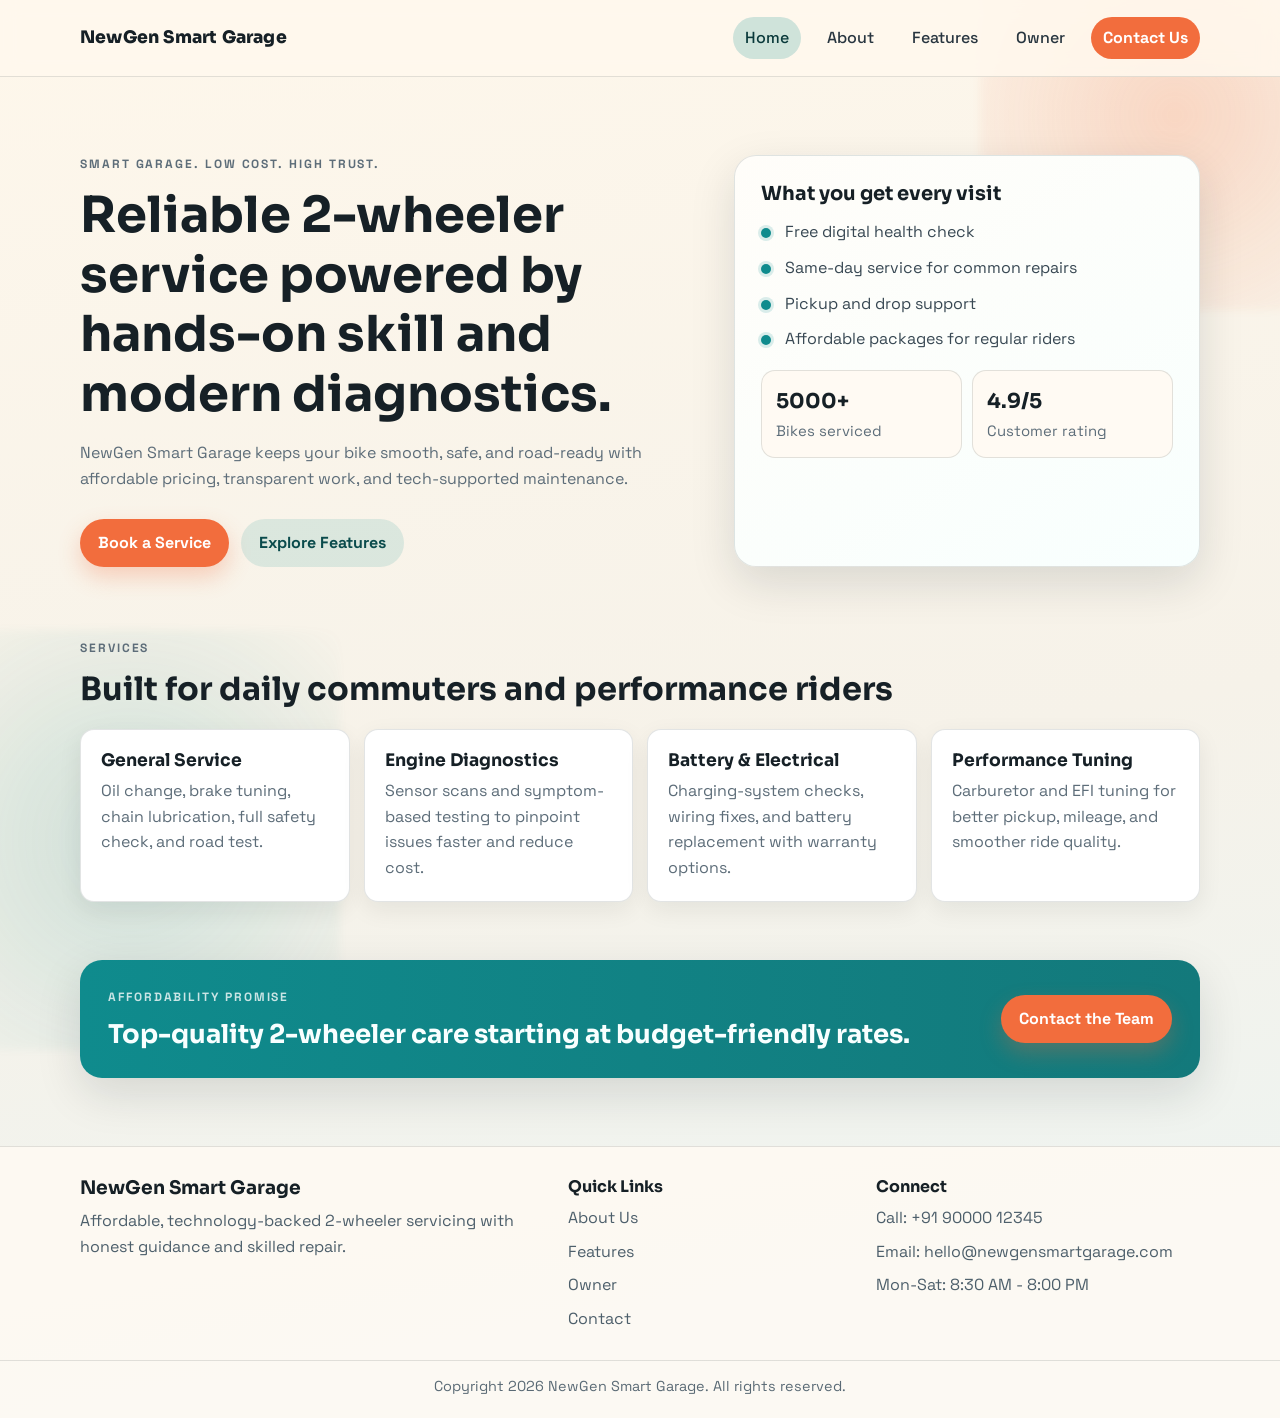
<file: index.html>
<!DOCTYPE html>
<html lang="en">
<head>
  <meta charset="UTF-8">
  <meta name="viewport" content="width=device-width, initial-scale=1.0">
  <title>NewGen Smart Garage | Affordable 2-Wheeler Care</title>
  <link rel="preconnect" href="https://fonts.googleapis.com">
  <link rel="preconnect" href="https://fonts.gstatic.com" crossorigin>
  <link href="https://fonts.googleapis.com/css2?family=Sora:wght@400;600;700;800&family=Space+Grotesk:wght@400;500;700&display=swap" rel="stylesheet">
  <link rel="stylesheet" href="styles.css">
</head>
<body>
  <div class="ambient-shape ambient-shape-one"></div>
  <div class="ambient-shape ambient-shape-two"></div>

  <header class="site-header">
    <div class="container nav-wrap">
      <a class="brand" href="index.html">NewGen Smart Garage</a>
      <button class="menu-toggle" aria-label="Toggle menu" aria-expanded="false" aria-controls="main-nav">
        <span></span>
        <span></span>
      </button>
      <nav class="site-nav" id="main-nav">
        <a href="index.html">Home</a>
        <a href="about.html">About</a>
        <a href="features.html">Features</a>
        <a href="owner.html">Owner</a>
        <a href="contact.html" class="nav-cta">Contact Us</a>
      </nav>
    </div>
  </header>

  <main>
    <section class="hero container">
      <div class="hero-copy reveal">
        <p class="eyebrow">Smart Garage. Low Cost. High Trust.</p>
        <h1>Reliable 2-wheeler service powered by hands-on skill and modern diagnostics.</h1>
        <p>
          NewGen Smart Garage keeps your bike smooth, safe, and road-ready with affordable pricing,
          transparent work, and tech-supported maintenance.
        </p>
        <div class="hero-actions">
          <a class="btn btn-primary" href="contact.html">Book a Service</a>
          <a class="btn btn-secondary" href="features.html">Explore Features</a>
        </div>
      </div>

      <aside class="hero-panel reveal">
        <h2>What you get every visit</h2>
        <ul class="check-list">
          <li>Free digital health check</li>
          <li>Same-day service for common repairs</li>
          <li>Pickup and drop support</li>
          <li>Affordable packages for regular riders</li>
        </ul>
        <div class="stat-row">
          <div class="stat-card">
            <strong>5000+</strong>
            <span>Bikes serviced</span>
          </div>
          <div class="stat-card">
            <strong>4.9/5</strong>
            <span>Customer rating</span>
          </div>
        </div>
      </aside>
    </section>

    <section class="container section reveal">
      <div class="section-head">
        <p class="eyebrow">Services</p>
        <h2>Built for daily commuters and performance riders</h2>
      </div>
      <div class="card-grid">
        <article class="card">
          <h3>General Service</h3>
          <p>Oil change, brake tuning, chain lubrication, full safety check, and road test.</p>
        </article>
        <article class="card">
          <h3>Engine Diagnostics</h3>
          <p>Sensor scans and symptom-based testing to pinpoint issues faster and reduce cost.</p>
        </article>
        <article class="card">
          <h3>Battery & Electrical</h3>
          <p>Charging-system checks, wiring fixes, and battery replacement with warranty options.</p>
        </article>
        <article class="card">
          <h3>Performance Tuning</h3>
          <p>Carburetor and EFI tuning for better pickup, mileage, and smoother ride quality.</p>
        </article>
      </div>
    </section>

    <section class="container callout reveal">
      <div>
        <p class="eyebrow">Affordability Promise</p>
        <h2>Top-quality 2-wheeler care starting at budget-friendly rates.</h2>
      </div>
      <a class="btn btn-primary" href="contact.html">Contact the Team</a>
    </section>
  </main>

  <footer class="site-footer">
    <div class="container footer-grid">
      <div>
        <h3>NewGen Smart Garage</h3>
        <p>Affordable, technology-backed 2-wheeler servicing with honest guidance and skilled repair.</p>
      </div>
      <div>
        <h4>Quick Links</h4>
        <a href="about.html">About Us</a>
        <a href="features.html">Features</a>
        <a href="owner.html">Owner</a>
        <a href="contact.html">Contact</a>
      </div>
      <div>
        <h4>Connect</h4>
        <p>Call: +91 90000 12345</p>
        <p>Email: hello@newgensmartgarage.com</p>
        <p>Mon-Sat: 8:30 AM - 8:00 PM</p>
      </div>
    </div>
    <p class="copyright">Copyright <span class="year"></span> NewGen Smart Garage. All rights reserved.</p>
  </footer>

  <script src="script.js"></script>
</body>
</html>
</file>
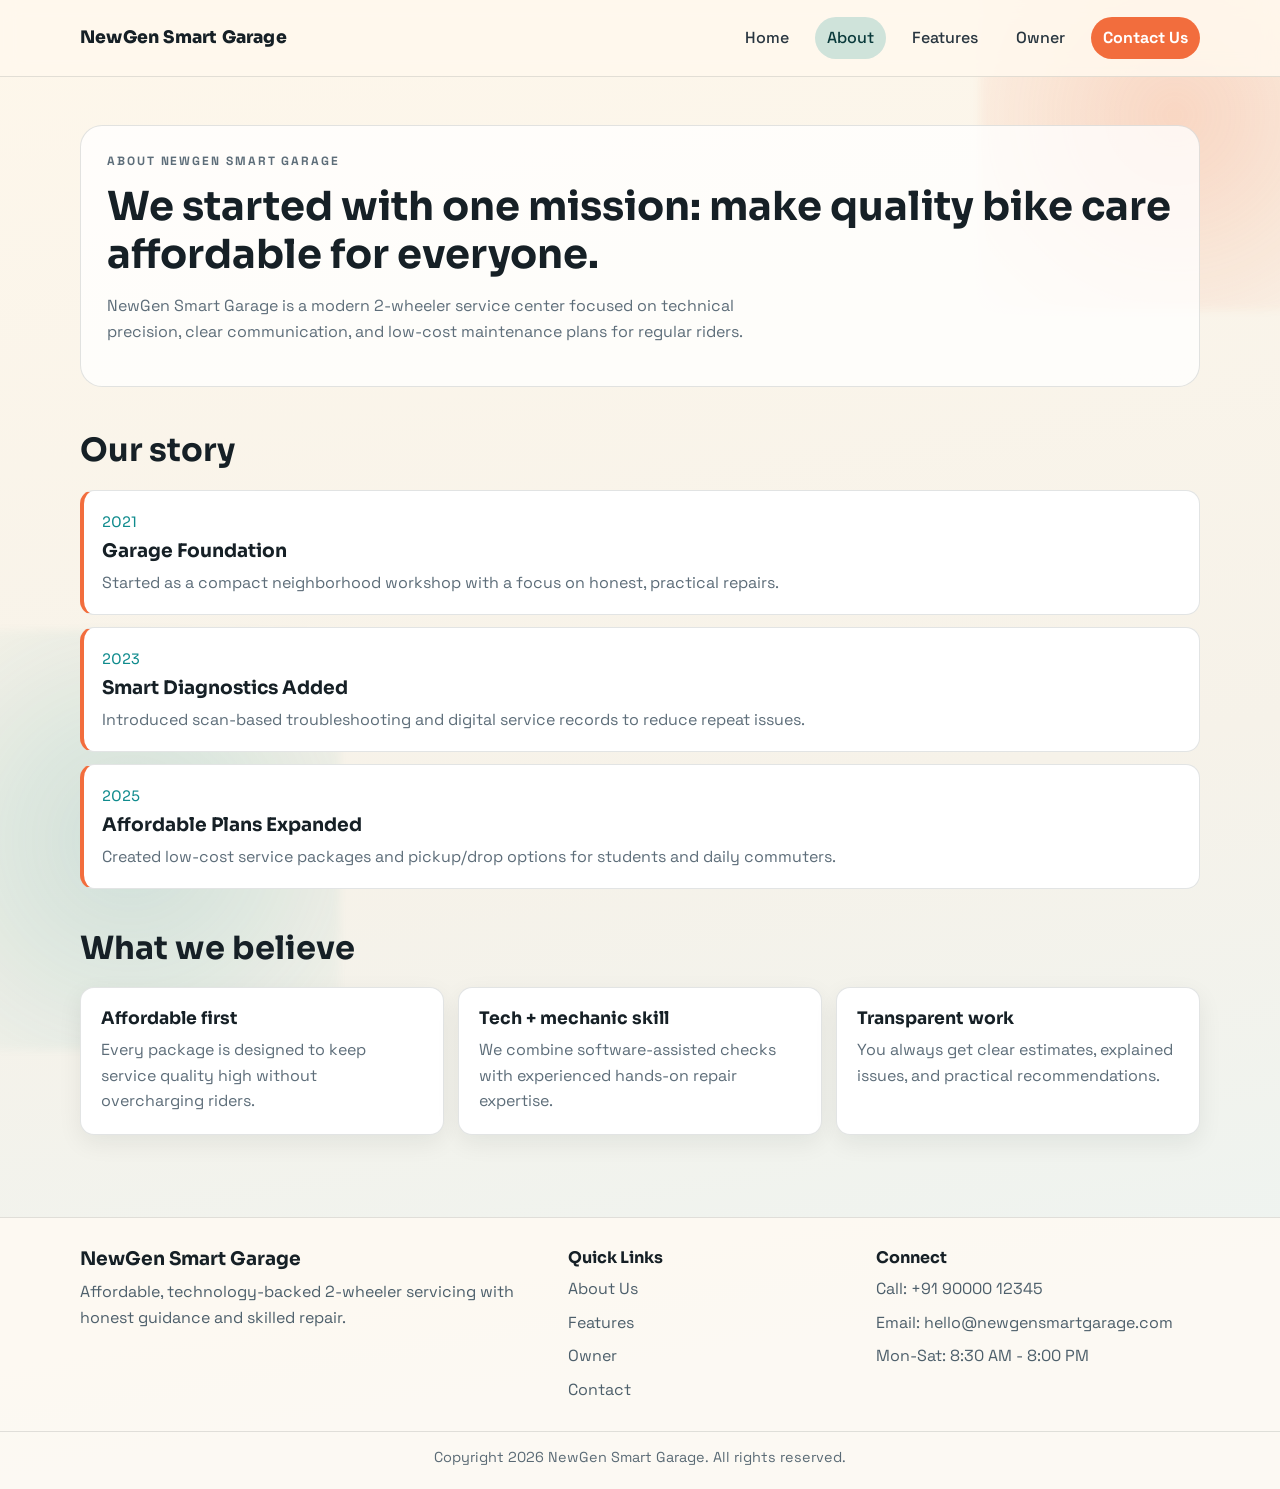
<file: about.html>
<!DOCTYPE html>
<html lang="en">
<head>
  <meta charset="UTF-8">
  <meta name="viewport" content="width=device-width, initial-scale=1.0">
  <title>About Us | NewGen Smart Garage</title>
  <link rel="preconnect" href="https://fonts.googleapis.com">
  <link rel="preconnect" href="https://fonts.gstatic.com" crossorigin>
  <link href="https://fonts.googleapis.com/css2?family=Sora:wght@400;600;700;800&family=Space+Grotesk:wght@400;500;700&display=swap" rel="stylesheet">
  <link rel="stylesheet" href="styles.css">
</head>
<body>
  <div class="ambient-shape ambient-shape-one"></div>
  <div class="ambient-shape ambient-shape-two"></div>

  <header class="site-header">
    <div class="container nav-wrap">
      <a class="brand" href="index.html">NewGen Smart Garage</a>
      <button class="menu-toggle" aria-label="Toggle menu" aria-expanded="false" aria-controls="main-nav">
        <span></span>
        <span></span>
      </button>
      <nav class="site-nav" id="main-nav">
        <a href="index.html">Home</a>
        <a href="about.html">About</a>
        <a href="features.html">Features</a>
        <a href="owner.html">Owner</a>
        <a href="contact.html" class="nav-cta">Contact Us</a>
      </nav>
    </div>
  </header>

  <main class="container page-shell">
    <section class="page-hero reveal">
      <p class="eyebrow">About NewGen Smart Garage</p>
      <h1>We started with one mission: make quality bike care affordable for everyone.</h1>
      <p>
        NewGen Smart Garage is a modern 2-wheeler service center focused on technical precision,
        clear communication, and low-cost maintenance plans for regular riders.
      </p>
    </section>

    <section class="section reveal">
      <div class="section-head">
        <h2>Our story</h2>
      </div>
      <div class="timeline">
        <article class="timeline-item">
          <span>2021</span>
          <h3>Garage Foundation</h3>
          <p>Started as a compact neighborhood workshop with a focus on honest, practical repairs.</p>
        </article>
        <article class="timeline-item">
          <span>2023</span>
          <h3>Smart Diagnostics Added</h3>
          <p>Introduced scan-based troubleshooting and digital service records to reduce repeat issues.</p>
        </article>
        <article class="timeline-item">
          <span>2025</span>
          <h3>Affordable Plans Expanded</h3>
          <p>Created low-cost service packages and pickup/drop options for students and daily commuters.</p>
        </article>
      </div>
    </section>

    <section class="section reveal">
      <div class="section-head">
        <h2>What we believe</h2>
      </div>
      <div class="card-grid">
        <article class="card">
          <h3>Affordable first</h3>
          <p>Every package is designed to keep service quality high without overcharging riders.</p>
        </article>
        <article class="card">
          <h3>Tech + mechanic skill</h3>
          <p>We combine software-assisted checks with experienced hands-on repair expertise.</p>
        </article>
        <article class="card">
          <h3>Transparent work</h3>
          <p>You always get clear estimates, explained issues, and practical recommendations.</p>
        </article>
      </div>
    </section>
  </main>

  <footer class="site-footer">
    <div class="container footer-grid">
      <div>
        <h3>NewGen Smart Garage</h3>
        <p>Affordable, technology-backed 2-wheeler servicing with honest guidance and skilled repair.</p>
      </div>
      <div>
        <h4>Quick Links</h4>
        <a href="about.html">About Us</a>
        <a href="features.html">Features</a>
        <a href="owner.html">Owner</a>
        <a href="contact.html">Contact</a>
      </div>
      <div>
        <h4>Connect</h4>
        <p>Call: +91 90000 12345</p>
        <p>Email: hello@newgensmartgarage.com</p>
        <p>Mon-Sat: 8:30 AM - 8:00 PM</p>
      </div>
    </div>
    <p class="copyright">Copyright <span class="year"></span> NewGen Smart Garage. All rights reserved.</p>
  </footer>

  <script src="script.js"></script>
</body>
</html>
</file>
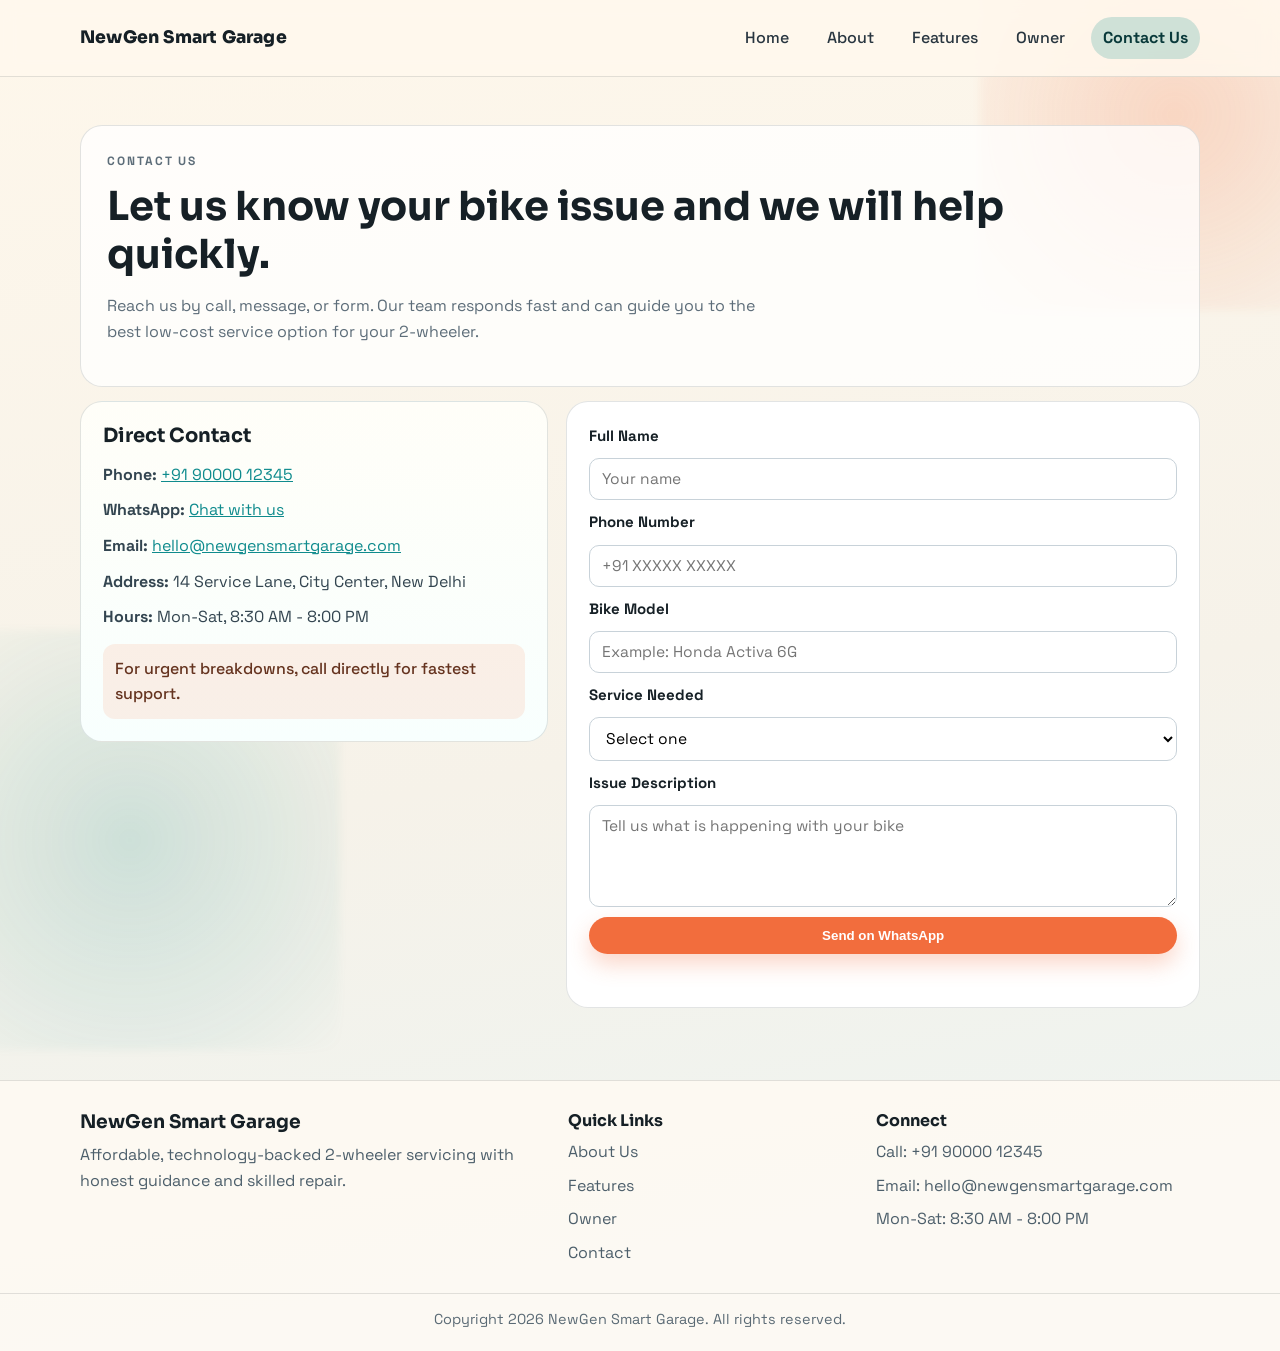
<file: contact.html>
<!DOCTYPE html>
<html lang="en">
<head>
  <meta charset="UTF-8">
  <meta name="viewport" content="width=device-width, initial-scale=1.0">
  <title>Contact Us | NewGen Smart Garage</title>
  <link rel="preconnect" href="https://fonts.googleapis.com">
  <link rel="preconnect" href="https://fonts.gstatic.com" crossorigin>
  <link href="https://fonts.googleapis.com/css2?family=Sora:wght@400;600;700;800&family=Space+Grotesk:wght@400;500;700&display=swap" rel="stylesheet">
  <link rel="stylesheet" href="styles.css">
</head>
<body>
  <div class="ambient-shape ambient-shape-one"></div>
  <div class="ambient-shape ambient-shape-two"></div>

  <header class="site-header">
    <div class="container nav-wrap">
      <a class="brand" href="index.html">NewGen Smart Garage</a>
      <button class="menu-toggle" aria-label="Toggle menu" aria-expanded="false" aria-controls="main-nav">
        <span></span>
        <span></span>
      </button>
      <nav class="site-nav" id="main-nav">
        <a href="index.html">Home</a>
        <a href="about.html">About</a>
        <a href="features.html">Features</a>
        <a href="owner.html">Owner</a>
        <a href="contact.html" class="nav-cta">Contact Us</a>
      </nav>
    </div>
  </header>

  <main class="container page-shell">
    <section class="page-hero reveal">
      <p class="eyebrow">Contact Us</p>
      <h1>Let us know your bike issue and we will help quickly.</h1>
      <p>
        Reach us by call, message, or form. Our team responds fast and can guide you to the best
        low-cost service option for your 2-wheeler.
      </p>
    </section>

    <section class="contact-layout reveal">
      <aside class="contact-card">
        <h2>Direct Contact</h2>
        <p><strong>Phone:</strong> <a href="tel:+919000012345">+91 90000 12345</a></p>
        <p><strong>WhatsApp:</strong> <a href="https://wa.me/919000012345">Chat with us</a></p>
        <p><strong>Email:</strong> <a href="mailto:hello@newgensmartgarage.com">hello@newgensmartgarage.com</a></p>
        <p><strong>Address:</strong> 14 Service Lane, City Center, New Delhi</p>
        <p><strong>Hours:</strong> Mon-Sat, 8:30 AM - 8:00 PM</p>
        <div class="note">
          For urgent breakdowns, call directly for fastest support.
        </div>
      </aside>

      <form class="contact-form" id="contact-form" data-whatsapp-number="919000012345" novalidate>
        <label for="name">Full Name</label>
        <input id="name" name="name" type="text" required placeholder="Your name">

        <label for="phone">Phone Number</label>
        <input id="phone" name="phone" type="tel" required placeholder="+91 XXXXX XXXXX">

        <label for="bike">Bike Model</label>
        <input id="bike" name="bike" type="text" placeholder="Example: Honda Activa 6G">

        <label for="service">Service Needed</label>
        <select id="service" name="service">
          <option value="">Select one</option>
          <option>General Service</option>
          <option>Diagnostics</option>
          <option>Electrical Repair</option>
          <option>Engine Work</option>
          <option>Emergency Breakdown</option>
        </select>

        <label for="message">Issue Description</label>
        <textarea id="message" name="message" rows="4" placeholder="Tell us what is happening with your bike"></textarea>

        <button class="btn btn-primary" type="submit">Send on WhatsApp</button>
        <p class="form-status" id="form-status" role="status" aria-live="polite"></p>
      </form>
    </section>
  </main>

  <footer class="site-footer">
    <div class="container footer-grid">
      <div>
        <h3>NewGen Smart Garage</h3>
        <p>Affordable, technology-backed 2-wheeler servicing with honest guidance and skilled repair.</p>
      </div>
      <div>
        <h4>Quick Links</h4>
        <a href="about.html">About Us</a>
        <a href="features.html">Features</a>
        <a href="owner.html">Owner</a>
        <a href="contact.html">Contact</a>
      </div>
      <div>
        <h4>Connect</h4>
        <p>Call: +91 90000 12345</p>
        <p>Email: hello@newgensmartgarage.com</p>
        <p>Mon-Sat: 8:30 AM - 8:00 PM</p>
      </div>
    </div>
    <p class="copyright">Copyright <span class="year"></span> NewGen Smart Garage. All rights reserved.</p>
  </footer>

  <script src="script.js"></script>
</body>
</html>
</file>
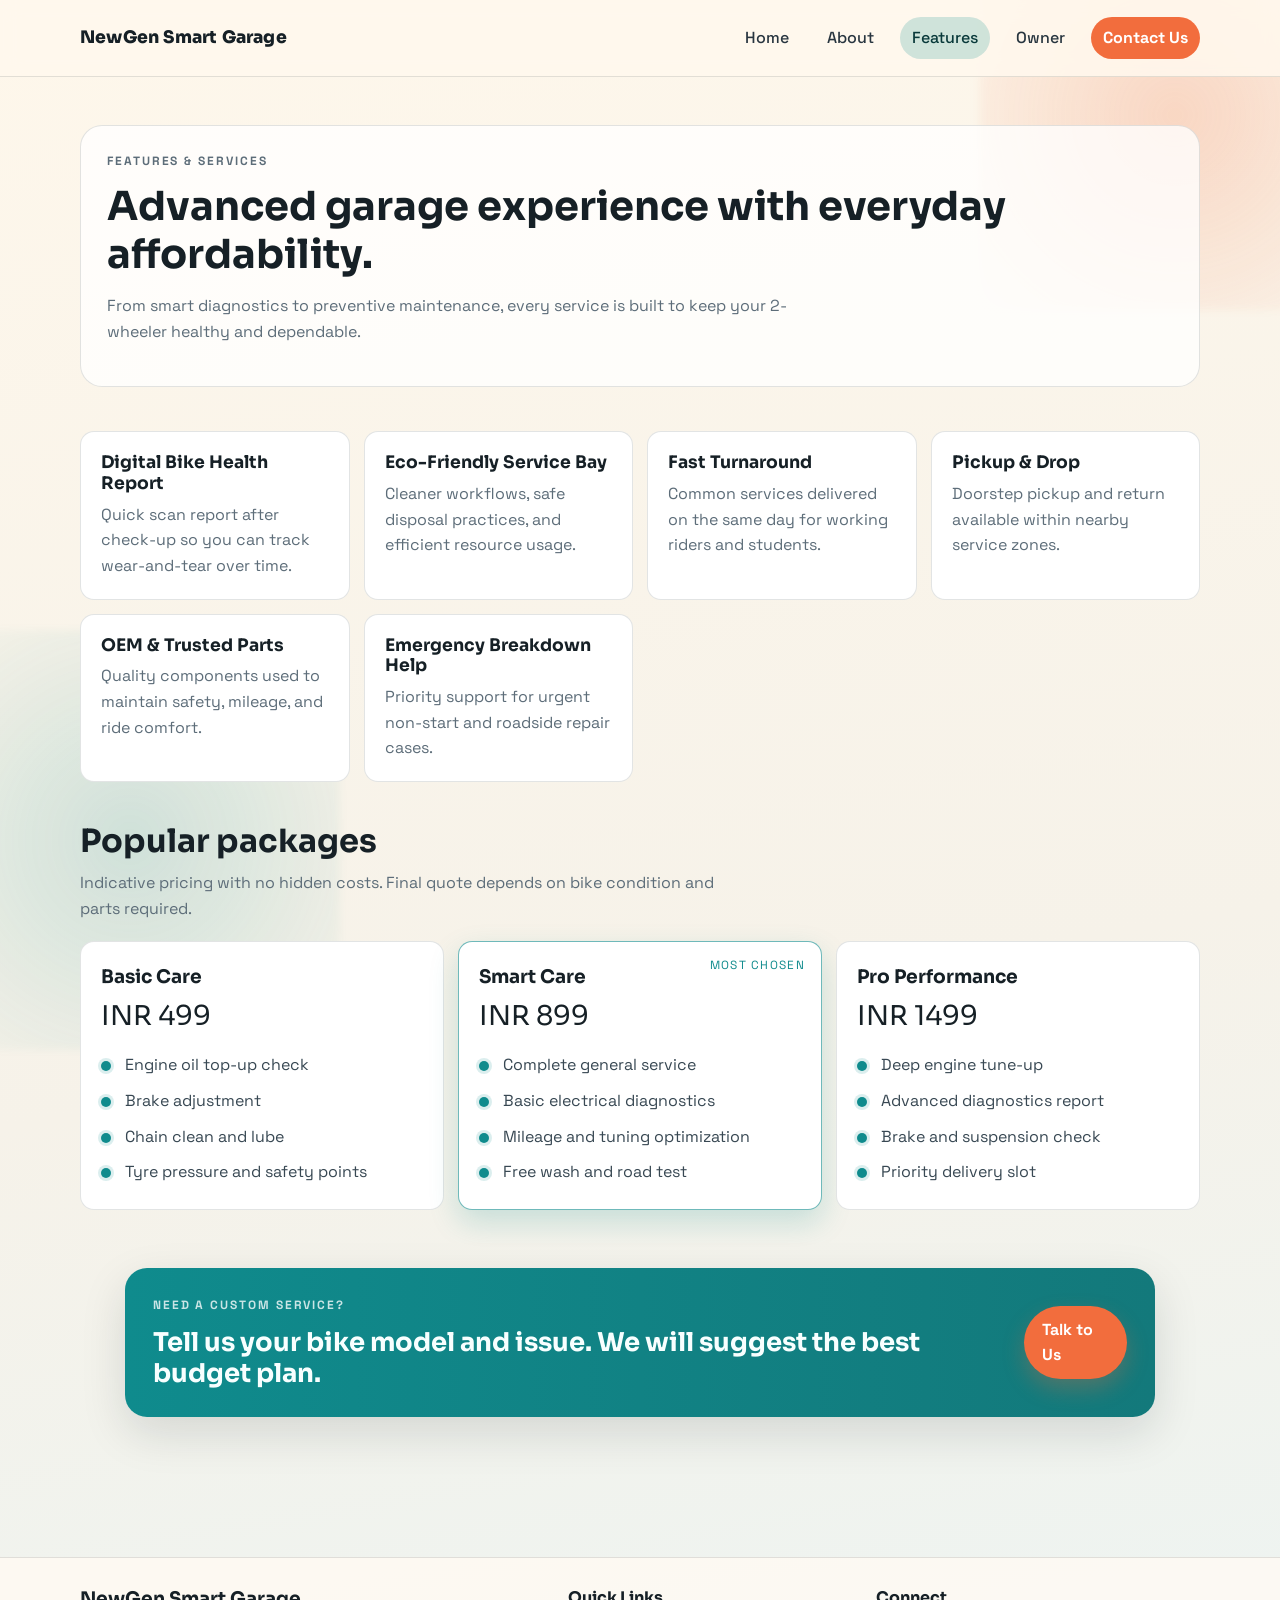
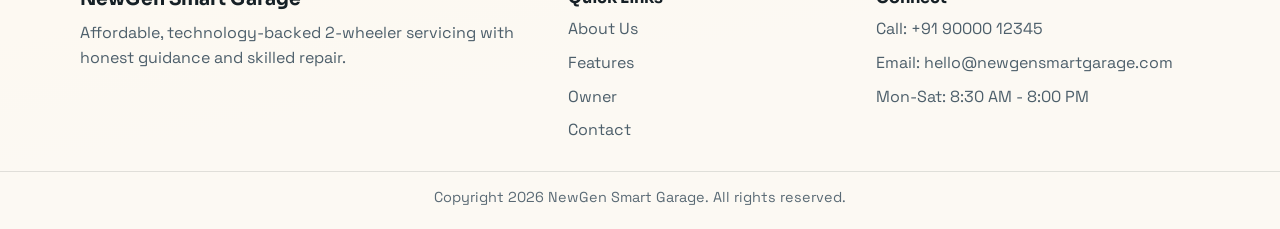
<file: features.html>
<!DOCTYPE html>
<html lang="en">
<head>
  <meta charset="UTF-8">
  <meta name="viewport" content="width=device-width, initial-scale=1.0">
  <title>Features & Services | NewGen Smart Garage</title>
  <link rel="preconnect" href="https://fonts.googleapis.com">
  <link rel="preconnect" href="https://fonts.gstatic.com" crossorigin>
  <link href="https://fonts.googleapis.com/css2?family=Sora:wght@400;600;700;800&family=Space+Grotesk:wght@400;500;700&display=swap" rel="stylesheet">
  <link rel="stylesheet" href="styles.css">
</head>
<body>
  <div class="ambient-shape ambient-shape-one"></div>
  <div class="ambient-shape ambient-shape-two"></div>

  <header class="site-header">
    <div class="container nav-wrap">
      <a class="brand" href="index.html">NewGen Smart Garage</a>
      <button class="menu-toggle" aria-label="Toggle menu" aria-expanded="false" aria-controls="main-nav">
        <span></span>
        <span></span>
      </button>
      <nav class="site-nav" id="main-nav">
        <a href="index.html">Home</a>
        <a href="about.html">About</a>
        <a href="features.html">Features</a>
        <a href="owner.html">Owner</a>
        <a href="contact.html" class="nav-cta">Contact Us</a>
      </nav>
    </div>
  </header>

  <main class="container page-shell">
    <section class="page-hero reveal">
      <p class="eyebrow">Features & Services</p>
      <h1>Advanced garage experience with everyday affordability.</h1>
      <p>From smart diagnostics to preventive maintenance, every service is built to keep your 2-wheeler healthy and dependable.</p>
    </section>

    <section class="section reveal">
      <div class="feature-grid">
        <article class="feature">
          <h3>Digital Bike Health Report</h3>
          <p>Quick scan report after check-up so you can track wear-and-tear over time.</p>
        </article>
        <article class="feature">
          <h3>Eco-Friendly Service Bay</h3>
          <p>Cleaner workflows, safe disposal practices, and efficient resource usage.</p>
        </article>
        <article class="feature">
          <h3>Fast Turnaround</h3>
          <p>Common services delivered on the same day for working riders and students.</p>
        </article>
        <article class="feature">
          <h3>Pickup & Drop</h3>
          <p>Doorstep pickup and return available within nearby service zones.</p>
        </article>
        <article class="feature">
          <h3>OEM & Trusted Parts</h3>
          <p>Quality components used to maintain safety, mileage, and ride comfort.</p>
        </article>
        <article class="feature">
          <h3>Emergency Breakdown Help</h3>
          <p>Priority support for urgent non-start and roadside repair cases.</p>
        </article>
      </div>
    </section>

    <section class="section reveal">
      <div class="section-head">
        <h2>Popular packages</h2>
        <p>Indicative pricing with no hidden costs. Final quote depends on bike condition and parts required.</p>
      </div>
      <div class="pricing-grid">
        <article class="pricing-card">
          <h3>Basic Care</h3>
          <p class="price">INR 499</p>
          <ul class="check-list">
            <li>Engine oil top-up check</li>
            <li>Brake adjustment</li>
            <li>Chain clean and lube</li>
            <li>Tyre pressure and safety points</li>
          </ul>
        </article>
        <article class="pricing-card featured-plan">
          <p class="plan-tag">Most Chosen</p>
          <h3>Smart Care</h3>
          <p class="price">INR 899</p>
          <ul class="check-list">
            <li>Complete general service</li>
            <li>Basic electrical diagnostics</li>
            <li>Mileage and tuning optimization</li>
            <li>Free wash and road test</li>
          </ul>
        </article>
        <article class="pricing-card">
          <h3>Pro Performance</h3>
          <p class="price">INR 1499</p>
          <ul class="check-list">
            <li>Deep engine tune-up</li>
            <li>Advanced diagnostics report</li>
            <li>Brake and suspension check</li>
            <li>Priority delivery slot</li>
          </ul>
        </article>
      </div>
    </section>

    <section class="container callout reveal">
      <div>
        <p class="eyebrow">Need a custom service?</p>
        <h2>Tell us your bike model and issue. We will suggest the best budget plan.</h2>
      </div>
      <a class="btn btn-primary" href="contact.html">Talk to Us</a>
    </section>
  </main>

  <footer class="site-footer">
    <div class="container footer-grid">
      <div>
        <h3>NewGen Smart Garage</h3>
        <p>Affordable, technology-backed 2-wheeler servicing with honest guidance and skilled repair.</p>
      </div>
      <div>
        <h4>Quick Links</h4>
        <a href="about.html">About Us</a>
        <a href="features.html">Features</a>
        <a href="owner.html">Owner</a>
        <a href="contact.html">Contact</a>
      </div>
      <div>
        <h4>Connect</h4>
        <p>Call: +91 90000 12345</p>
        <p>Email: hello@newgensmartgarage.com</p>
        <p>Mon-Sat: 8:30 AM - 8:00 PM</p>
      </div>
    </div>
    <p class="copyright">Copyright <span class="year"></span> NewGen Smart Garage. All rights reserved.</p>
  </footer>

  <script src="script.js"></script>
</body>
</html>
</file>
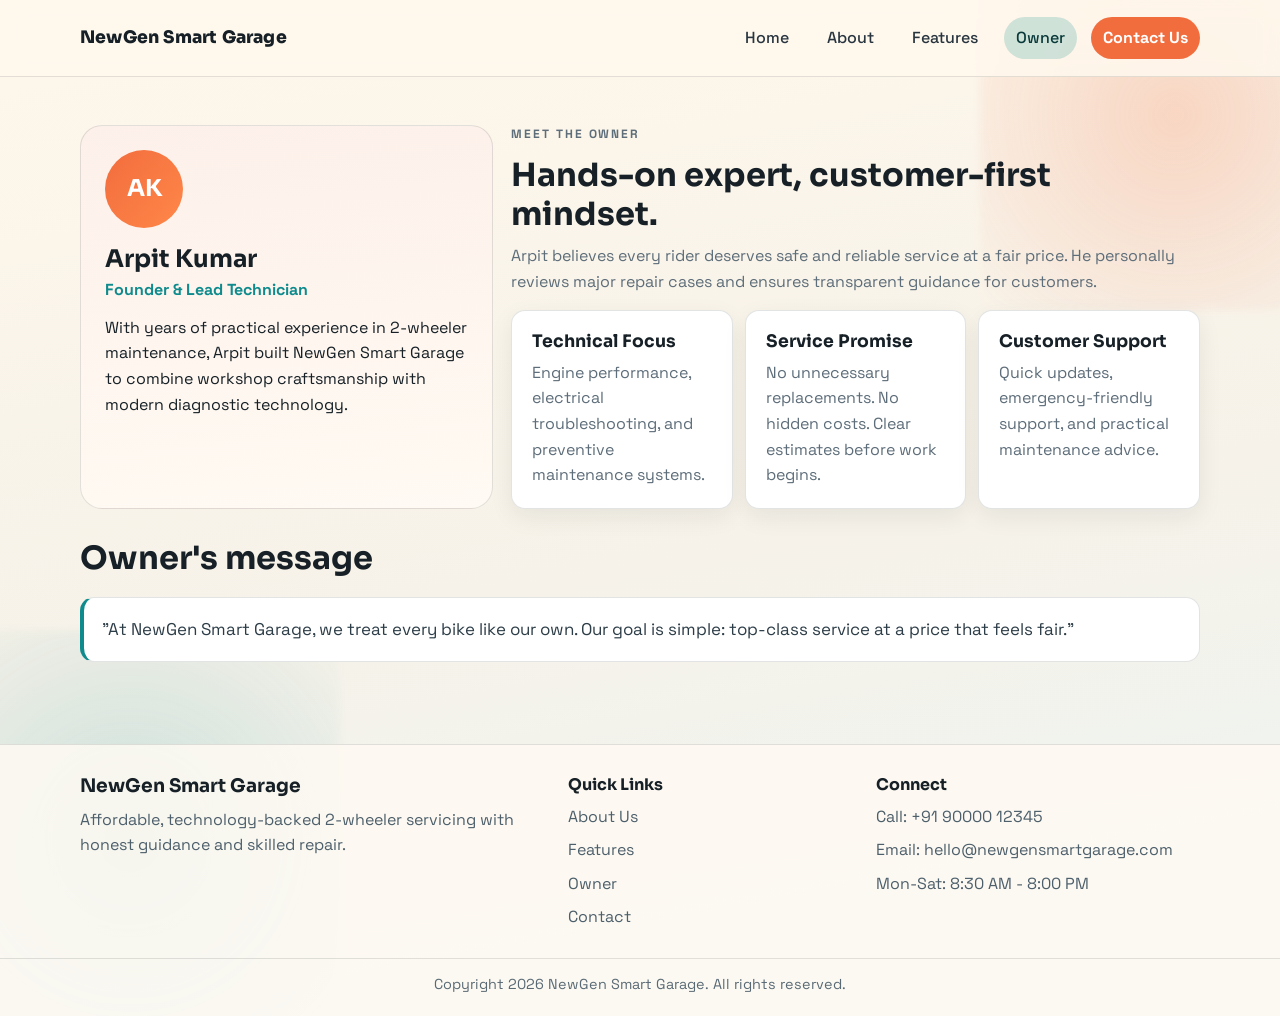
<file: owner.html>
<!DOCTYPE html>
<html lang="en">
<head>
  <meta charset="UTF-8">
  <meta name="viewport" content="width=device-width, initial-scale=1.0">
  <title>Owner | NewGen Smart Garage</title>
  <link rel="preconnect" href="https://fonts.googleapis.com">
  <link rel="preconnect" href="https://fonts.gstatic.com" crossorigin>
  <link href="https://fonts.googleapis.com/css2?family=Sora:wght@400;600;700;800&family=Space+Grotesk:wght@400;500;700&display=swap" rel="stylesheet">
  <link rel="stylesheet" href="styles.css">
</head>
<body>
  <div class="ambient-shape ambient-shape-one"></div>
  <div class="ambient-shape ambient-shape-two"></div>

  <header class="site-header">
    <div class="container nav-wrap">
      <a class="brand" href="index.html">NewGen Smart Garage</a>
      <button class="menu-toggle" aria-label="Toggle menu" aria-expanded="false" aria-controls="main-nav">
        <span></span>
        <span></span>
      </button>
      <nav class="site-nav" id="main-nav">
        <a href="index.html">Home</a>
        <a href="about.html">About</a>
        <a href="features.html">Features</a>
        <a href="owner.html">Owner</a>
        <a href="contact.html" class="nav-cta">Contact Us</a>
      </nav>
    </div>
  </header>

  <main class="container page-shell">
    <section class="owner-layout reveal">
      <div class="owner-card">
        <div class="owner-avatar">AK</div>
        <h1>Arpit Kumar</h1>
        <p class="owner-role">Founder & Lead Technician</p>
        <p>
          With years of practical experience in 2-wheeler maintenance, Arpit built NewGen Smart Garage
          to combine workshop craftsmanship with modern diagnostic technology.
        </p>
      </div>
      <div class="owner-content">
        <p class="eyebrow">Meet the Owner</p>
        <h2>Hands-on expert, customer-first mindset.</h2>
        <p>
          Arpit believes every rider deserves safe and reliable service at a fair price.
          He personally reviews major repair cases and ensures transparent guidance for customers.
        </p>
        <div class="owner-points">
          <article class="card">
            <h3>Technical Focus</h3>
            <p>Engine performance, electrical troubleshooting, and preventive maintenance systems.</p>
          </article>
          <article class="card">
            <h3>Service Promise</h3>
            <p>No unnecessary replacements. No hidden costs. Clear estimates before work begins.</p>
          </article>
          <article class="card">
            <h3>Customer Support</h3>
            <p>Quick updates, emergency-friendly support, and practical maintenance advice.</p>
          </article>
        </div>
      </div>
    </section>

    <section class="section reveal">
      <div class="section-head">
        <h2>Owner's message</h2>
      </div>
      <blockquote class="quote-box">
        "At NewGen Smart Garage, we treat every bike like our own.
        Our goal is simple: top-class service at a price that feels fair."
      </blockquote>
    </section>
  </main>

  <footer class="site-footer">
    <div class="container footer-grid">
      <div>
        <h3>NewGen Smart Garage</h3>
        <p>Affordable, technology-backed 2-wheeler servicing with honest guidance and skilled repair.</p>
      </div>
      <div>
        <h4>Quick Links</h4>
        <a href="about.html">About Us</a>
        <a href="features.html">Features</a>
        <a href="owner.html">Owner</a>
        <a href="contact.html">Contact</a>
      </div>
      <div>
        <h4>Connect</h4>
        <p>Call: +91 90000 12345</p>
        <p>Email: hello@newgensmartgarage.com</p>
        <p>Mon-Sat: 8:30 AM - 8:00 PM</p>
      </div>
    </div>
    <p class="copyright">Copyright <span class="year"></span> NewGen Smart Garage. All rights reserved.</p>
  </footer>

  <script src="script.js"></script>
</body>
</html>
</file>
<file: styles.css>
:root {
  --bg: #f6f2e9;
  --surface: #fffaf3;
  --surface-strong: #ffffff;
  --ink: #162026;
  --muted: #5d6d79;
  --accent: #f26d3d;
  --accent-dark: #d2552b;
  --tone: #0f8b8d;
  --line: rgba(22, 32, 38, 0.12);
  --shadow: 0 16px 45px rgba(19, 30, 36, 0.13);
  --radius-lg: 22px;
  --radius-md: 14px;
}

* {
  box-sizing: border-box;
}

html {
  scroll-behavior: smooth;
}

body {
  margin: 0;
  font-family: "Space Grotesk", sans-serif;
  color: var(--ink);
  background: linear-gradient(170deg, #fef7eb 0%, #f6f2e9 55%, #ebf4f3 100%);
  min-height: 100vh;
  line-height: 1.6;
  position: relative;
  overflow-x: hidden;
}

.ambient-shape {
  position: fixed;
  z-index: -1;
  filter: blur(4px);
  opacity: 0.5;
}

.ambient-shape-one {
  width: 390px;
  height: 390px;
  background: radial-gradient(circle, rgba(242, 109, 61, 0.45), rgba(242, 109, 61, 0));
  top: -80px;
  right: -90px;
}

.ambient-shape-two {
  width: 420px;
  height: 420px;
  background: radial-gradient(circle, rgba(15, 139, 141, 0.35), rgba(15, 139, 141, 0));
  bottom: -150px;
  left: -80px;
}

.container {
  width: min(1120px, 92%);
  margin: 0 auto;
}

h1,
h2,
h3,
h4 {
  font-family: "Sora", sans-serif;
  margin-top: 0;
  line-height: 1.2;
}

p {
  margin-top: 0;
}

a {
  color: inherit;
  text-decoration: none;
}

.site-header {
  position: sticky;
  top: 0;
  z-index: 25;
  backdrop-filter: blur(10px);
  background: rgba(255, 248, 238, 0.86);
  border-bottom: 1px solid var(--line);
}

.nav-wrap {
  display: flex;
  align-items: center;
  justify-content: space-between;
  min-height: 76px;
  gap: 20px;
}

.brand {
  font-family: "Sora", sans-serif;
  font-weight: 800;
  font-size: 1.08rem;
  letter-spacing: 0.2px;
}

.site-nav {
  display: flex;
  align-items: center;
  gap: 14px;
}

.site-nav a {
  color: #28353f;
  font-weight: 500;
  padding: 8px 12px;
  border-radius: 999px;
  transition: background 0.25s ease, color 0.25s ease, transform 0.25s ease;
}

.site-nav a:hover {
  background: rgba(15, 139, 141, 0.12);
  transform: translateY(-1px);
}

.site-nav a.active {
  background: rgba(15, 139, 141, 0.2);
  color: #09393a;
}

.site-nav .nav-cta {
  background: var(--accent);
  color: #fff;
  font-weight: 700;
}

.site-nav .nav-cta:hover {
  background: var(--accent-dark);
  color: #fff;
}

.menu-toggle {
  display: none;
  width: 44px;
  height: 44px;
  border: 1px solid var(--line);
  background: var(--surface-strong);
  border-radius: 12px;
  cursor: pointer;
  padding: 11px 9px;
}

.menu-toggle span {
  display: block;
  width: 100%;
  height: 2px;
  background: var(--ink);
  border-radius: 4px;
}

.menu-toggle span + span {
  margin-top: 8px;
}

.hero {
  display: grid;
  grid-template-columns: 1.15fr 0.85fr;
  gap: 24px;
  padding: 78px 0 42px;
}

.hero-copy h1 {
  font-size: clamp(1.9rem, 4.3vw, 3.1rem);
  margin-bottom: 16px;
}

.hero-copy p {
  max-width: 64ch;
  color: var(--muted);
}

.hero-actions {
  margin-top: 28px;
  display: flex;
  gap: 12px;
  flex-wrap: wrap;
}

.hero-panel {
  background: linear-gradient(148deg, #fffdf9 0%, #f8fffe 100%);
  border: 1px solid var(--line);
  border-radius: var(--radius-lg);
  padding: 26px;
  box-shadow: var(--shadow);
}

.hero-panel h2 {
  font-size: 1.22rem;
  margin-bottom: 14px;
}

.check-list {
  list-style: none;
  margin: 0;
  padding: 0;
  display: grid;
  gap: 10px;
}

.check-list li {
  padding-left: 24px;
  position: relative;
  color: #384853;
}

.check-list li::before {
  content: "";
  position: absolute;
  left: 0;
  top: 9px;
  width: 10px;
  height: 10px;
  border-radius: 50%;
  background: var(--tone);
  box-shadow: 0 0 0 3px rgba(15, 139, 141, 0.15);
}

.stat-row {
  margin-top: 18px;
  display: grid;
  grid-template-columns: repeat(2, minmax(0, 1fr));
  gap: 10px;
}

.stat-card {
  background: var(--surface);
  border: 1px solid var(--line);
  border-radius: var(--radius-md);
  padding: 14px;
}

.stat-card strong {
  display: block;
  font-family: "Sora", sans-serif;
  font-size: 1.28rem;
}

.stat-card span {
  color: var(--muted);
  font-size: 0.93rem;
}

.eyebrow {
  text-transform: uppercase;
  letter-spacing: 0.16em;
  font-size: 0.75rem;
  font-weight: 700;
  color: var(--tone);
  margin-bottom: 12px;
}

.section {
  padding: 30px 0 10px;
}

.section-head {
  margin-bottom: 20px;
}

.section-head h2 {
  font-size: clamp(1.45rem, 3.2vw, 2rem);
  margin-bottom: 10px;
}

.section-head p {
  color: var(--muted);
  max-width: 66ch;
}

.card-grid {
  display: grid;
  gap: 14px;
  grid-template-columns: repeat(auto-fit, minmax(220px, 1fr));
}

.card {
  border: 1px solid var(--line);
  background: var(--surface-strong);
  border-radius: var(--radius-md);
  padding: 20px;
  box-shadow: 0 8px 25px rgba(18, 28, 34, 0.07);
}

.card h3 {
  font-size: 1.08rem;
  margin-bottom: 8px;
}

.card p {
  margin-bottom: 0;
  color: var(--muted);
}

.callout {
  margin: 48px auto 68px;
  background: linear-gradient(90deg, #0f8b8d 0%, #13797b 100%);
  color: #f8ffff;
  border-radius: var(--radius-lg);
  padding: 28px;
  display: flex;
  justify-content: space-between;
  align-items: center;
  gap: 16px;
  box-shadow: var(--shadow);
}

.callout h2 {
  margin-bottom: 0;
  font-size: clamp(1.22rem, 3vw, 1.62rem);
}

.callout .eyebrow {
  color: rgba(255, 255, 255, 0.78);
}

.page-shell {
  padding: 48px 0 28px;
}

.page-hero {
  background: rgba(255, 255, 255, 0.77);
  border: 1px solid var(--line);
  border-radius: var(--radius-lg);
  padding: 26px;
  margin-bottom: 14px;
}

.page-hero h1 {
  font-size: clamp(1.6rem, 3.8vw, 2.5rem);
  margin-bottom: 14px;
}

.page-hero p {
  color: var(--muted);
  max-width: 68ch;
}

.timeline {
  display: grid;
  gap: 12px;
}

.timeline-item {
  border: 1px solid var(--line);
  border-left: 4px solid var(--accent);
  background: var(--surface-strong);
  border-radius: var(--radius-md);
  padding: 18px;
}

.timeline-item span {
  font-family: "Sora", sans-serif;
  color: var(--tone);
  font-size: 0.9rem;
  display: inline-block;
  margin-bottom: 6px;
}

.timeline-item h3 {
  margin-bottom: 8px;
}

.timeline-item p {
  color: var(--muted);
  margin-bottom: 0;
}

.feature-grid {
  display: grid;
  gap: 14px;
  grid-template-columns: repeat(auto-fit, minmax(230px, 1fr));
}

.feature {
  background: var(--surface-strong);
  border: 1px solid var(--line);
  border-radius: var(--radius-md);
  padding: 20px;
}

.feature h3 {
  font-size: 1.08rem;
  margin-bottom: 8px;
}

.feature p {
  color: var(--muted);
  margin-bottom: 0;
}

.pricing-grid {
  display: grid;
  gap: 14px;
  grid-template-columns: repeat(auto-fit, minmax(230px, 1fr));
}

.pricing-card {
  background: var(--surface-strong);
  border: 1px solid var(--line);
  border-radius: var(--radius-md);
  padding: 24px 20px;
  position: relative;
}

.pricing-card h3 {
  margin-bottom: 6px;
}

.pricing-card .price {
  font-family: "Sora", sans-serif;
  font-size: 1.7rem;
  margin-bottom: 14px;
}

.featured-plan {
  border-color: rgba(15, 139, 141, 0.6);
  box-shadow: 0 12px 30px rgba(15, 139, 141, 0.2);
}

.plan-tag {
  margin: 0;
  position: absolute;
  right: 16px;
  top: 14px;
  font-size: 0.74rem;
  color: var(--tone);
  text-transform: uppercase;
  letter-spacing: 0.11em;
}

.owner-layout {
  display: grid;
  grid-template-columns: minmax(240px, 0.75fr) minmax(0, 1.25fr);
  gap: 18px;
}

.owner-card {
  background: linear-gradient(175deg, #fdf0ea 0%, #fffaf3 100%);
  border: 1px solid var(--line);
  border-radius: var(--radius-lg);
  padding: 24px;
}

.owner-avatar {
  width: 78px;
  height: 78px;
  border-radius: 50%;
  display: grid;
  place-items: center;
  font-family: "Sora", sans-serif;
  font-size: 1.45rem;
  font-weight: 700;
  color: #fff;
  background: linear-gradient(130deg, var(--accent) 0%, #ff8749 100%);
  margin-bottom: 16px;
}

.owner-card h1 {
  margin-bottom: 4px;
  font-size: 1.52rem;
}

.owner-role {
  margin-bottom: 12px;
  color: var(--tone);
  font-weight: 700;
}

.owner-content h2 {
  margin-bottom: 10px;
  font-size: clamp(1.35rem, 3vw, 2rem);
}

.owner-content p {
  color: var(--muted);
}

.owner-points {
  margin-top: 16px;
  display: grid;
  gap: 12px;
  grid-template-columns: repeat(auto-fit, minmax(190px, 1fr));
}

.quote-box {
  margin: 0;
  border: 1px solid var(--line);
  border-left: 4px solid var(--tone);
  background: var(--surface-strong);
  border-radius: var(--radius-md);
  padding: 18px;
  font-size: 1.06rem;
  color: #2d3d47;
}

.contact-layout {
  display: grid;
  grid-template-columns: minmax(250px, 0.85fr) minmax(0, 1.15fr);
  gap: 18px;
  align-items: start;
}

.contact-card {
  background: linear-gradient(180deg, #fffef8 0%, #f8fffe 100%);
  border: 1px solid var(--line);
  border-radius: var(--radius-lg);
  padding: 22px;
}

.contact-card h2 {
  font-size: 1.22rem;
  margin-bottom: 14px;
}

.contact-card p {
  margin-bottom: 10px;
  color: #334550;
}

.contact-card a {
  color: var(--tone);
  text-decoration: underline;
}

.contact-card .note {
  margin-top: 14px;
  padding: 12px;
  border-radius: 12px;
  background: rgba(242, 109, 61, 0.11);
  color: #65331f;
  font-weight: 500;
}

.contact-form {
  background: var(--surface-strong);
  border: 1px solid var(--line);
  border-radius: var(--radius-lg);
  padding: 22px;
  display: grid;
  gap: 10px;
}

.contact-form label {
  font-size: 0.94rem;
  font-weight: 700;
}

.contact-form input,
.contact-form textarea,
.contact-form select {
  width: 100%;
  border: 1px solid #c8d2d9;
  border-radius: 10px;
  padding: 10px 12px;
  font-family: inherit;
  font-size: 0.97rem;
  background: #ffffff;
}

.contact-form input:focus,
.contact-form textarea:focus,
.contact-form select:focus {
  outline: 2px solid rgba(15, 139, 141, 0.26);
  border-color: rgba(15, 139, 141, 0.7);
}

.form-status {
  min-height: 1.2em;
  margin: 2px 0 0;
  font-weight: 600;
}

.form-status.error {
  color: #a72b2b;
}

.form-status.success {
  color: #0a6b57;
}

.btn {
  display: inline-flex;
  align-items: center;
  justify-content: center;
  gap: 8px;
  border: 0;
  border-radius: 999px;
  padding: 11px 18px;
  font-weight: 700;
  cursor: pointer;
  transition: transform 0.22s ease, box-shadow 0.22s ease, background 0.22s ease;
}

.btn:hover {
  transform: translateY(-2px);
}

.btn-primary {
  background: var(--accent);
  color: #fff;
  box-shadow: 0 10px 22px rgba(242, 109, 61, 0.28);
}

.btn-primary:hover {
  background: var(--accent-dark);
}

.btn-secondary {
  background: rgba(15, 139, 141, 0.12);
  color: #0a4b4c;
}

.btn-secondary:hover {
  background: rgba(15, 139, 141, 0.2);
}

.site-footer {
  margin-top: 44px;
  padding-top: 30px;
  border-top: 1px solid var(--line);
  background: rgba(255, 251, 243, 0.82);
}

.footer-grid {
  display: grid;
  grid-template-columns: 1.3fr 0.8fr 0.9fr;
  gap: 20px;
  padding-bottom: 20px;
}

.footer-grid h3,
.footer-grid h4 {
  margin-bottom: 9px;
}

.footer-grid p,
.footer-grid a {
  color: #4d5f6b;
  margin: 0 0 8px;
  display: block;
}

.footer-grid a:hover {
  color: var(--tone);
}

.copyright {
  text-align: center;
  border-top: 1px solid var(--line);
  margin: 0;
  padding: 14px 10px 20px;
  color: #5a6a75;
  font-size: 0.9rem;
}

.reveal {
  opacity: 0;
  transform: translateY(16px);
  transition: opacity 0.7s ease, transform 0.7s ease;
  transition-delay: var(--delay, 0ms);
}

.reveal.visible {
  opacity: 1;
  transform: translateY(0);
}

@media (max-width: 950px) {
  .hero {
    grid-template-columns: 1fr;
  }

  .callout {
    flex-direction: column;
    align-items: flex-start;
  }

  .owner-layout,
  .contact-layout {
    grid-template-columns: 1fr;
  }

  .footer-grid {
    grid-template-columns: 1fr 1fr;
  }
}

@media (max-width: 760px) {
  .menu-toggle {
    display: block;
  }

  .site-nav {
    position: absolute;
    top: calc(100% + 6px);
    right: 4%;
    width: min(290px, 92%);
    padding: 12px;
    border: 1px solid var(--line);
    border-radius: 16px;
    background: rgba(255, 252, 247, 0.98);
    box-shadow: var(--shadow);
    display: none;
    flex-direction: column;
    align-items: stretch;
  }

  .site-nav.open {
    display: flex;
  }

  .site-nav a {
    border-radius: 10px;
  }

  .footer-grid {
    grid-template-columns: 1fr;
  }
}
</file>
